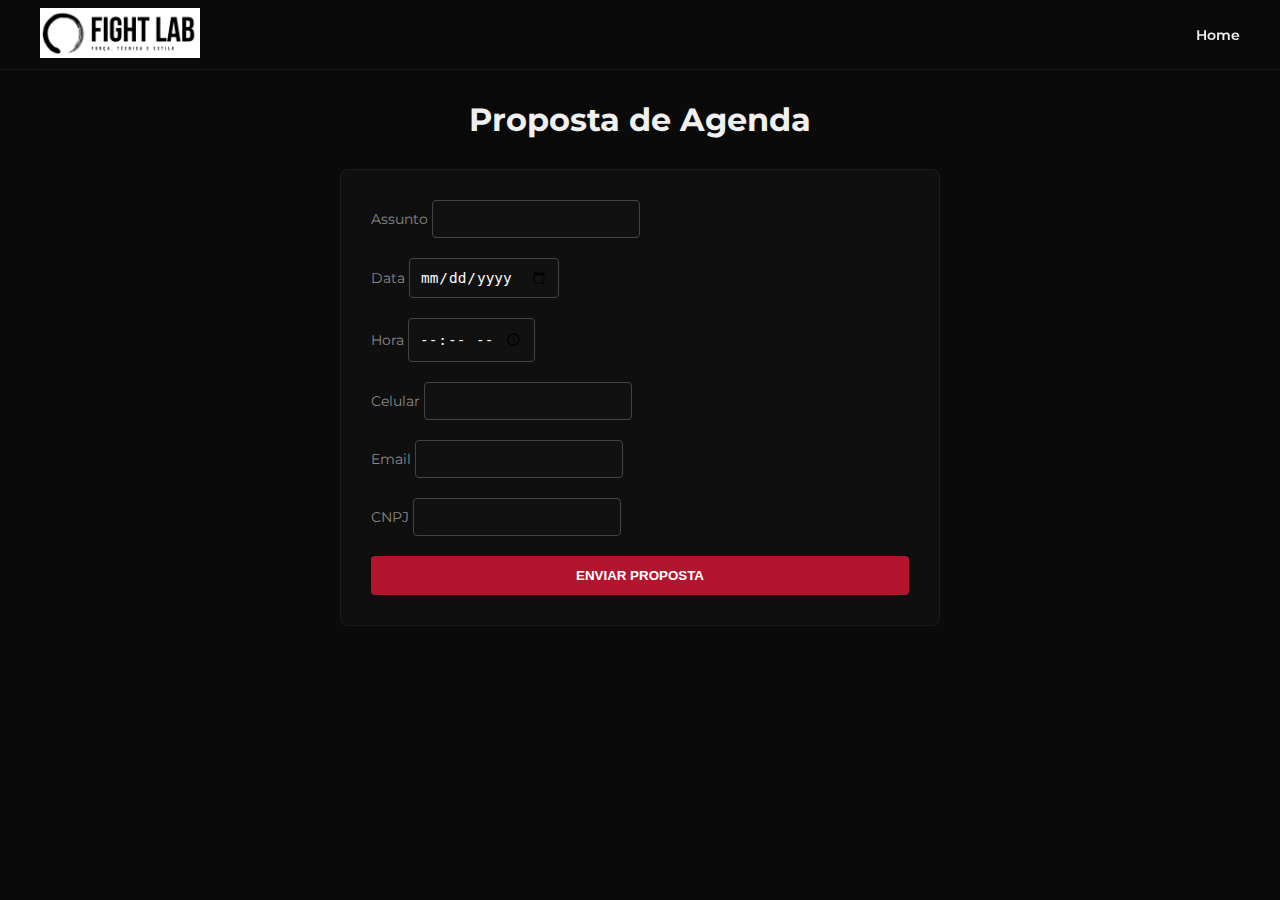
<file: agenda.html>
<!DOCTYPE html>
<html lang="pt-br">
<head>
  <meta charset="UTF-8">
  <meta name="viewport" content="width=device-width, initial-scale=1.0">
  <title>Agenda para Donos de Academia | Fight Lab</title>
  <link rel="preconnect" href="https://fonts.googleapis.com">
  <link rel="preconnect" href="https://fonts.gstatic.com" crossorigin>
  <link href="https://fonts.googleapis.com/css2?family=Montserrat:wght@300;400;600;700;800&display=swap" rel="stylesheet">
  <link href="https://cdnjs.cloudflare.com/ajax/libs/font-awesome/6.4.0/css/all.min.css" rel="stylesheet">
  <style>
    :root {
      --bg-color: #0a0a0a;
      --primary-color: #b3152f;
      --secondary-color: #111111;
      --text-color: #f0f0f0;
      --muted-color: #888888;
      --card-bg: #0f0f0f;
    }
    * {
      margin: 0;
      padding: 0;
      box-sizing: border-box;
    }
    body {
      font-family: 'Montserrat', sans-serif;
      background-color: var(--bg-color);
      color: var(--text-color);
      min-height: 100vh;
    }
    header {
      position: fixed;
      top: 0;
      left: 0;
      right: 0;
      height: 70px;
      display: flex;
      align-items: center;
      justify-content: space-between;
      padding: 0 40px;
      background-color: rgba(10,10,10,0.85);
      backdrop-filter: blur(10px);
      border-bottom: 1px solid rgba(255,255,255,0.05);
      z-index: 1000;
    }
    header .logo img { height: 50px; }
    header nav a {
      margin-left: 20px;
      color: var(--text-color);
      font-size: 0.9rem;
      font-weight: 600;
      text-decoration: none;
    }
    header nav a:hover { color: var(--primary-color); }
    main {
      padding-top: 100px;
      padding-bottom: 60px;
      width: 90%;
      max-width: 600px;
      margin: 0 auto;
    }
    h1 {
      font-size: 2rem;
      margin-bottom: 30px;
      text-align: center;
    }
    form {
      background-color: var(--card-bg);
      border-radius: 8px;
      border: 1px solid rgba(255,255,255,0.05);
      padding: 30px;
      display: flex;
      flex-direction: column;
      gap: 20px;
    }
    label {
      font-size: 0.9rem;
      color: var(--muted-color);
    }
    input, textarea {
      padding: 10px;
      border-radius: 4px;
      background-color: var(--secondary-color);
      border: 1px solid #444444;
      color: #ffffff;
      font-size: 0.9rem;
    }
    input:focus, textarea:focus { outline: none; border-color: var(--primary-color); }
    button {
      padding: 12px 24px;
      border-radius: 4px;
      background-color: var(--primary-color);
      color: #ffffff;
      font-weight: 600;
      text-transform: uppercase;
      cursor: pointer;
      border: none;
      transition: background-color 0.3s ease;
    }
    button:hover { background-color: #931223; }
  </style>
</head>
<body>
  <header>
    <div class="logo">
      <a href="index.html"><img src="assets/logo.png" alt="Fight Lab"></a>
    </div>
    <nav>
      <a href="index.html">Home</a>
    </nav>
  </header>
  <main>
    <h1>Proposta de Agenda</h1>
    <form id="agendaForm">
      <div>
        <label for="subjectInput">Assunto</label>
        <input type="text" id="subjectInput" required>
      </div>
      <div>
        <label for="dateInput">Data</label>
        <input type="date" id="dateInput" required>
      </div>
      <div>
        <label for="timeInput">Hora</label>
        <input type="time" id="timeInput" required>
      </div>
      <div>
        <label for="cellInput">Celular</label>
        <input type="tel" id="cellInput" required>
      </div>
      <div>
        <label for="emailInput">Email</label>
        <input type="email" id="emailInput" required>
      </div>
      <div>
        <label for="cnpjInput">CNPJ</label>
        <input type="text" id="cnpjInput" required>
      </div>
      <button type="button" id="agendaSubmitBtn">Enviar Proposta</button>
    </form>
  </main>
  <script>
    document.getElementById('agendaSubmitBtn').addEventListener('click', function() {
      // gather information
      const subject = document.getElementById('subjectInput').value.trim();
      const date = document.getElementById('dateInput').value;
      const time = document.getElementById('timeInput').value;
      const cell = document.getElementById('cellInput').value.trim();
      const email = document.getElementById('emailInput').value.trim();
      const cnpj = document.getElementById('cnpjInput').value.trim();
      if (!subject || !date || !time || !cell || !email || !cnpj) {
        alert('Por favor, preencha todos os campos.');
        return;
      }
      // build message
      let body = '';
      body += 'Assunto: ' + subject + '\n';
      body += 'Data: ' + date + '\n';
      body += 'Hora: ' + time + '\n';
      body += 'Celular: ' + cell + '\n';
      body += 'Email: ' + email + '\n';
      body += 'CNPJ: ' + cnpj + '\n';
      body += '\nSolicito uma reunião para discutir kimono e customizações para minha academia.';
      const recipients = 'cauesashihara@gmail.com,' + email;
      const subjectLine = 'Proposta de agenda - Dono de academia';
      const mailtoLink = 'mailto:' + encodeURIComponent(recipients) + '?subject=' + encodeURIComponent(subjectLine) + '&body=' + encodeURIComponent(body);
      window.open(mailtoLink, '_blank');
      // open WhatsApp link to Fight Lab
      const waLink = 'https://wa.me/5511979690880?text=' + encodeURIComponent(body);
      window.open(waLink, '_blank');
      alert('Proposta enviada! Aguarde o retorno.');
    });
  </script>
</body>
</html>
</file>
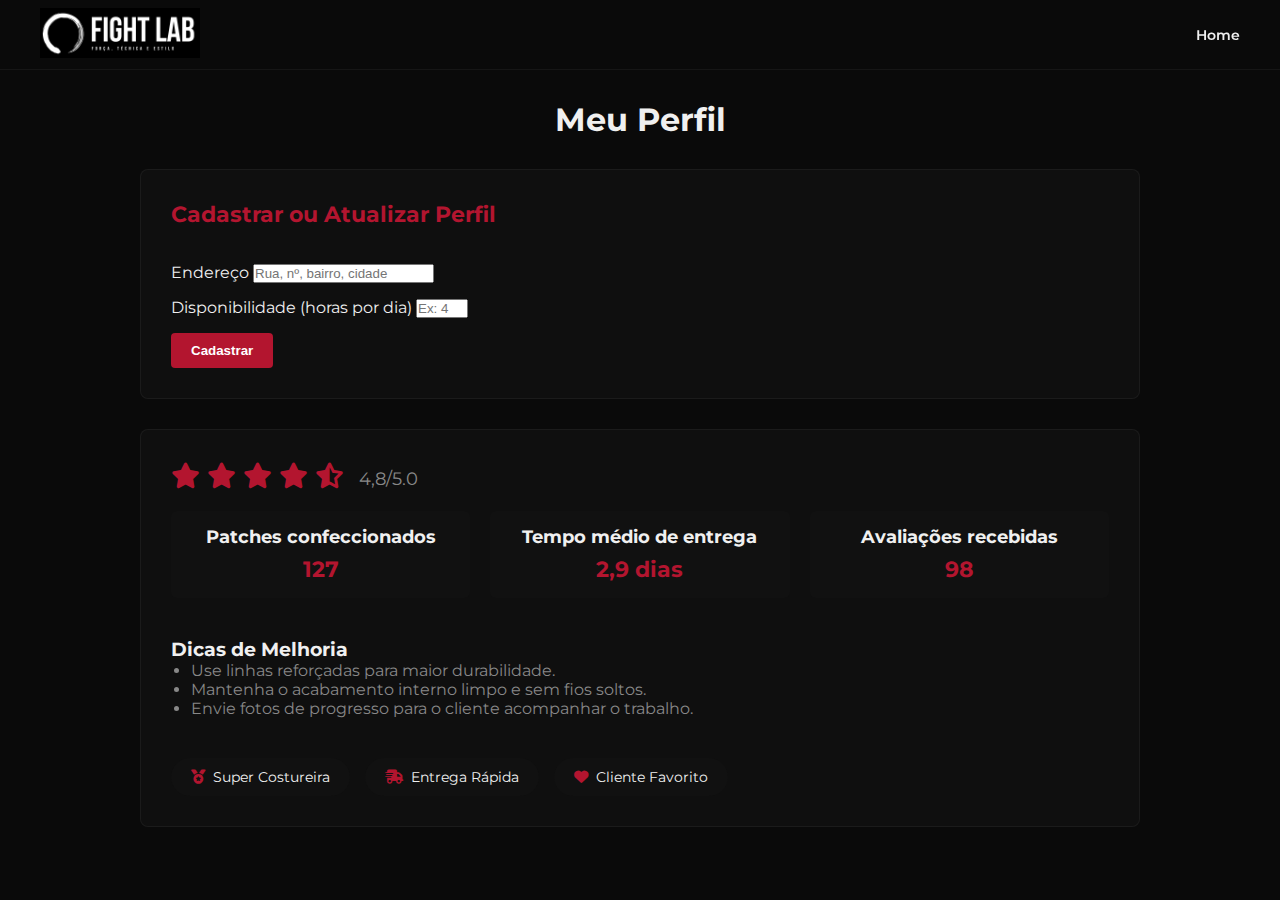
<file: costureira.html>
<!DOCTYPE html>
<html lang="pt-br">
<head>
  <meta charset="UTF-8">
  <meta name="viewport" content="width=device-width, initial-scale=1.0">
  <title>Meu Perfil • Costureira | Fight Lab</title>
  <!-- Google Fonts -->
  <link rel="preconnect" href="https://fonts.googleapis.com">
  <link rel="preconnect" href="https://fonts.gstatic.com" crossorigin>
  <link href="https://fonts.googleapis.com/css2?family=Montserrat:wght@300;400;600;700;800&display=swap" rel="stylesheet">
  <!-- Font Awesome -->
  <link href="https://cdnjs.cloudflare.com/ajax/libs/font-awesome/6.4.0/css/all.min.css" rel="stylesheet">
  <style>
    :root {
      --bg-color: #0a0a0a;
      --primary-color: #b3152f;
      --secondary-color: #111111;
      --text-color: #f0f0f0;
      --muted-color: #888888;
      --card-bg: #0f0f0f;
    }
    * {
      margin: 0;
      padding: 0;
      box-sizing: border-box;
    }
    body {
      font-family: 'Montserrat', sans-serif;
      background-color: var(--bg-color);
      color: var(--text-color);
      min-height: 100vh;
    }
    header {
      position: fixed;
      top: 0;
      left: 0;
      right: 0;
      height: 70px;
      display: flex;
      align-items: center;
      justify-content: space-between;
      padding: 0 40px;
      background-color: rgba(10, 10, 10, 0.85);
      backdrop-filter: blur(10px);
      border-bottom: 1px solid rgba(255,255,255,0.05);
      z-index: 1000;
    }
    header .logo img {
      height: 50px;
      /* inverter cores do logotipo para branco sobre fundo escuro */
      filter: invert(1);
    }
    header nav a {
      margin-left: 20px;
      color: var(--text-color);
      font-size: 0.9rem;
      font-weight: 600;
      text-decoration: none;
    }
    header nav a:hover { color: var(--primary-color); }
    main {
      padding-top: 100px;
      padding-bottom: 60px;
      width: 90%;
      max-width: 1000px;
      margin: 0 auto;
    }
    h1 {
      font-size: 2rem;
      margin-bottom: 30px;
      text-align: center;
    }
    .profile-card {
      background-color: var(--card-bg);
      border-radius: 8px;
      border: 1px solid rgba(255,255,255,0.05);
      padding: 30px;
      display: flex;
      flex-direction: column;
      gap: 20px;
    }
    .rating {
      font-size: 1.6rem;
      color: var(--primary-color);
    }
    .metrics {
      display: flex;
      flex-wrap: wrap;
      gap: 20px;
    }
    .metric-item {
      flex: 1 1 200px;
      background-color: var(--secondary-color);
      border-radius: 6px;
      padding: 15px;
      text-align: center;
    }
    .metric-item h3 {
      font-size: 1.1rem;
      margin-bottom: 8px;
      color: var(--text-color);
    }
    .metric-item p {
      font-size: 1.4rem;
      font-weight: 700;
      color: var(--primary-color);
    }
    .tips, .badges {
      margin-top: 20px;
    }
    .tips ul {
      list-style: disc;
      margin-left: 20px;
      color: var(--muted-color);
    }
    .badges {
      display: flex;
      flex-wrap: wrap;
      gap: 15px;
    }
    .badge {
      background-color: var(--secondary-color);
      border-radius: 50px;
      padding: 10px 20px;
      display: flex;
      align-items: center;
      gap: 8px;
      font-size: 0.9rem;
    }
    .badge i { color: var(--primary-color); }
  </style>
</head>
<body>
  <header>
    <div class="logo">
      <a href="index.html"><img src="assets/logo.png" alt="Fight Lab"></a>
    </div>
    <nav>
      <a href="index.html">Home</a>
    </nav>
  </header>
  <main>
    <h1>Meu Perfil</h1>
    <!-- Cadastro/atualização -->
    <div class="profile-card" style="margin-bottom:30px;">
      <h2 style="font-size:1.4rem; margin-bottom:15px; color: var(--primary-color);">Cadastrar ou Atualizar Perfil</h2>
      <div style="display:flex; flex-direction:column; gap:15px;">
        <div>
          <label for="addressInput">Endereço</label>
          <input type="text" id="addressInput" placeholder="Rua, nº, bairro, cidade">
        </div>
        <div>
          <label for="availabilityInput">Disponibilidade (horas por dia)</label>
          <input type="number" id="availabilityInput" min="1" max="12" placeholder="Ex: 4">
        </div>
        <button style="align-self:flex-start; padding:10px 20px; background-color: var(--primary-color); color:#fff; border:none; border-radius:4px; font-weight:600; cursor:pointer;">Cadastrar</button>
      </div>
    </div>
    <!-- Perfil ativo -->
    <div class="profile-card">
      <div class="rating">
        <span class="fa-solid fa-star"></span>
        <span class="fa-solid fa-star"></span>
        <span class="fa-solid fa-star"></span>
        <span class="fa-solid fa-star"></span>
        <span class="fa-solid fa-star-half-stroke"></span>
        <span style="margin-left:8px; font-size:1.1rem; color: var(--muted-color);">4,8/5.0</span>
      </div>
      <div class="metrics">
        <div class="metric-item">
          <h3>Patches confeccionados</h3>
          <p>127</p>
        </div>
        <div class="metric-item">
          <h3>Tempo médio de entrega</h3>
          <p>2,9 dias</p>
        </div>
        <div class="metric-item">
          <h3>Avaliações recebidas</h3>
          <p>98</p>
        </div>
      </div>
      <div class="tips">
        <h3>Dicas de Melhoria</h3>
        <ul>
          <li>Use linhas reforçadas para maior durabilidade.</li>
          <li>Mantenha o acabamento interno limpo e sem fios soltos.</li>
          <li>Envie fotos de progresso para o cliente acompanhar o trabalho.</li>
        </ul>
      </div>
      <div class="badges">
        <div class="badge"><i class="fa-solid fa-medal"></i> Super Costureira</div>
        <div class="badge"><i class="fa-solid fa-truck-fast"></i> Entrega Rápida</div>
        <div class="badge"><i class="fa-solid fa-heart"></i> Cliente Favorito</div>
      </div>
    </div>
  </main>
</body>
</html>
</file>
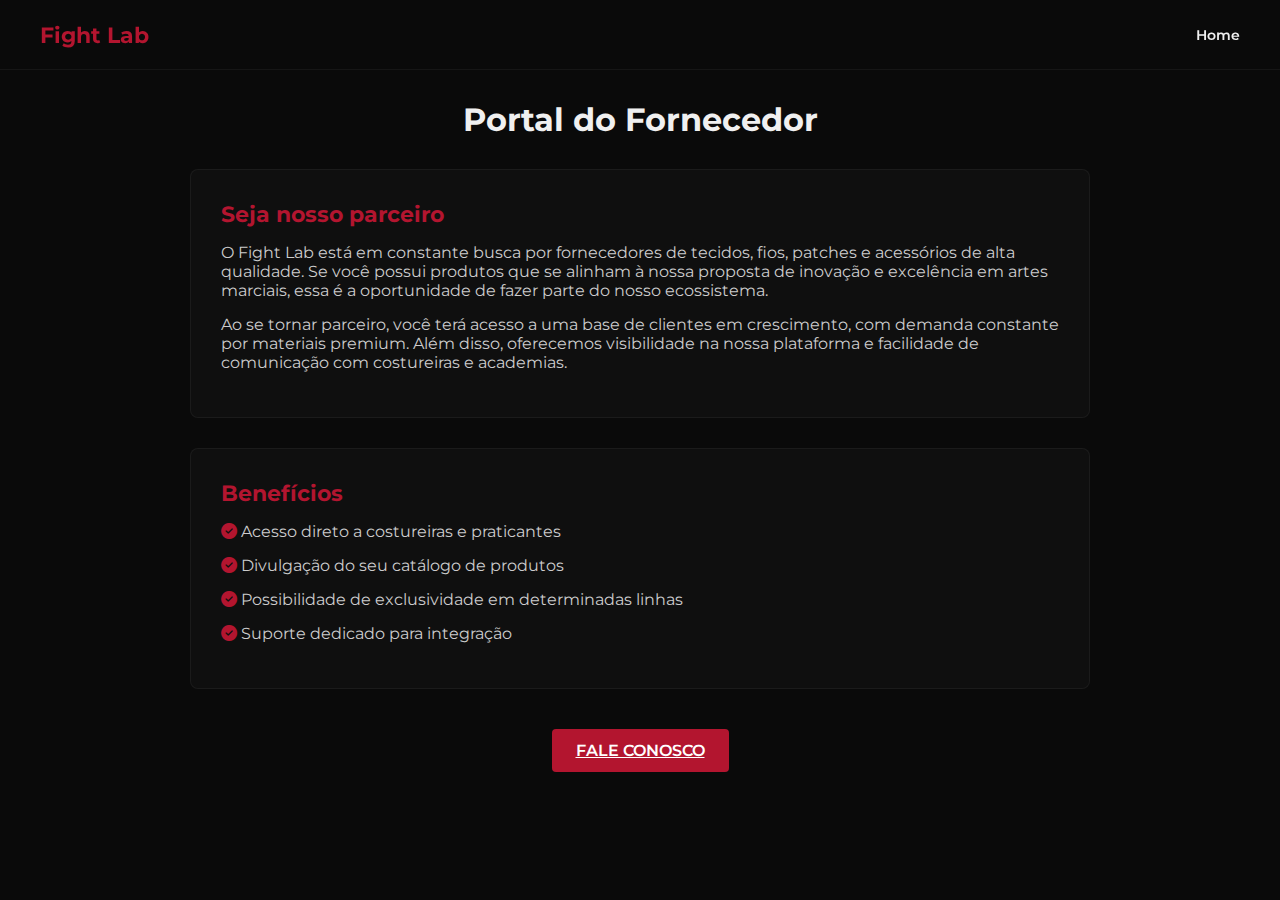
<file: fornecedor.html>
<!DOCTYPE html>
<html lang="pt-br">
<head>
  <meta charset="UTF-8">
  <meta name="viewport" content="width=device-width, initial-scale=1.0">
  <title>Portal do Fornecedor | Fight Lab</title>
  <link rel="preconnect" href="https://fonts.googleapis.com">
  <link rel="preconnect" href="https://fonts.gstatic.com" crossorigin>
  <link href="https://fonts.googleapis.com/css2?family=Montserrat:wght@300;400;600;700;800&display=swap" rel="stylesheet">
  <link href="https://cdnjs.cloudflare.com/ajax/libs/font-awesome/6.4.0/css/all.min.css" rel="stylesheet">
  <style>
    :root {
      --bg-color: #0a0a0a;
      --primary-color: #b3152f;
      --secondary-color: #111111;
      --text-color: #f0f0f0;
      --muted-color: #888888;
      --card-bg: #0f0f0f;
    }
    * {
      margin: 0;
      padding: 0;
      box-sizing: border-box;
    }
    body {
      font-family: 'Montserrat', sans-serif;
      background-color: var(--bg-color);
      color: var(--text-color);
      min-height: 100vh;
    }
    header {
      position: fixed;
      top: 0;
      left: 0;
      right: 0;
      height: 70px;
      display: flex;
      align-items: center;
      justify-content: space-between;
      padding: 0 40px;
      background-color: rgba(10, 10, 10, 0.85);
      backdrop-filter: blur(10px);
      border-bottom: 1px solid rgba(255,255,255,0.05);
      z-index: 1000;
    }
    header .logo img {
      height: 50px;
      /* inverter cores do logotipo para branco sobre fundo escuro */
      filter: invert(1);
    }
    header nav a {
      margin-left: 20px;
      color: var(--text-color);
      font-size: 0.9rem;
      font-weight: 600;
      text-decoration: none;
    }
    header nav a:hover { color: var(--primary-color); }
    main {
      padding-top: 100px;
      padding-bottom: 60px;
      width: 90%;
      max-width: 900px;
      margin: 0 auto;
    }
    h1 {
      font-size: 2rem;
      margin-bottom: 30px;
      text-align: center;
    }
    .info-section {
      background-color: var(--card-bg);
      border-radius: 8px;
      border: 1px solid rgba(255,255,255,0.05);
      padding: 30px;
      margin-bottom: 30px;
    }
    .info-section h2 {
      font-size: 1.4rem;
      margin-bottom: 15px;
      color: var(--primary-color);
    }
    .info-section p {
      color: #cccccc;
      margin-bottom: 15px;
    }
    .cta {
      text-align: center;
      margin-top: 40px;
    }
    .cta a {
      display: inline-block;
      padding: 12px 24px;
      background-color: var(--primary-color);
      color: #ffffff;
      border-radius: 4px;
      font-weight: 600;
      text-transform: uppercase;
      transition: background-color 0.3s ease;
    }
    .cta a:hover { background-color: #931223; }
  </style>
</head>
<body>
  <header>
    <div class="logo">
      <a href="../index.html#" style="color:var(--primary-color); font-weight:700; font-size:1.4rem; text-decoration:none;">Fight&nbsp;Lab</a>
    </div>
    <nav>
      <a href="../index.html#">Home</a>
    </nav>
  </header>
  <main>
    <h1>Portal do Fornecedor</h1>
    <div class="info-section">
      <h2>Seja nosso parceiro</h2>
      <p>O Fight Lab está em constante busca por fornecedores de tecidos, fios, patches e acessórios de alta qualidade. Se você possui produtos que se alinham à nossa proposta de inovação e excelência em artes marciais, essa é a oportunidade de fazer parte do nosso ecossistema.</p>
      <p>Ao se tornar parceiro, você terá acesso a uma base de clientes em crescimento, com demanda constante por materiais premium. Além disso, oferecemos visibilidade na nossa plataforma e facilidade de comunicação com costureiras e academias.</p>
    </div>
    <div class="info-section">
      <h2>Benefícios</h2>
      <p><i class="fa-solid fa-check-circle" style="color: var(--primary-color);"></i> Acesso direto a costureiras e praticantes</p>
      <p><i class="fa-solid fa-check-circle" style="color: var(--primary-color);"></i> Divulgação do seu catálogo de produtos</p>
      <p><i class="fa-solid fa-check-circle" style="color: var(--primary-color);"></i> Possibilidade de exclusividade em determinadas linhas</p>
      <p><i class="fa-solid fa-check-circle" style="color: var(--primary-color);"></i> Suporte dedicado para integração</p>
    </div>
    <div class="cta">
      <a href="https://wa.me/5511979690880?text=Olá,+sou+fornecedor+e+gostaria+de+falar+com+a+Fight+Lab" target="_blank">Fale Conosco</a>
    </div>
  </main>
</body>
</html>
</file>
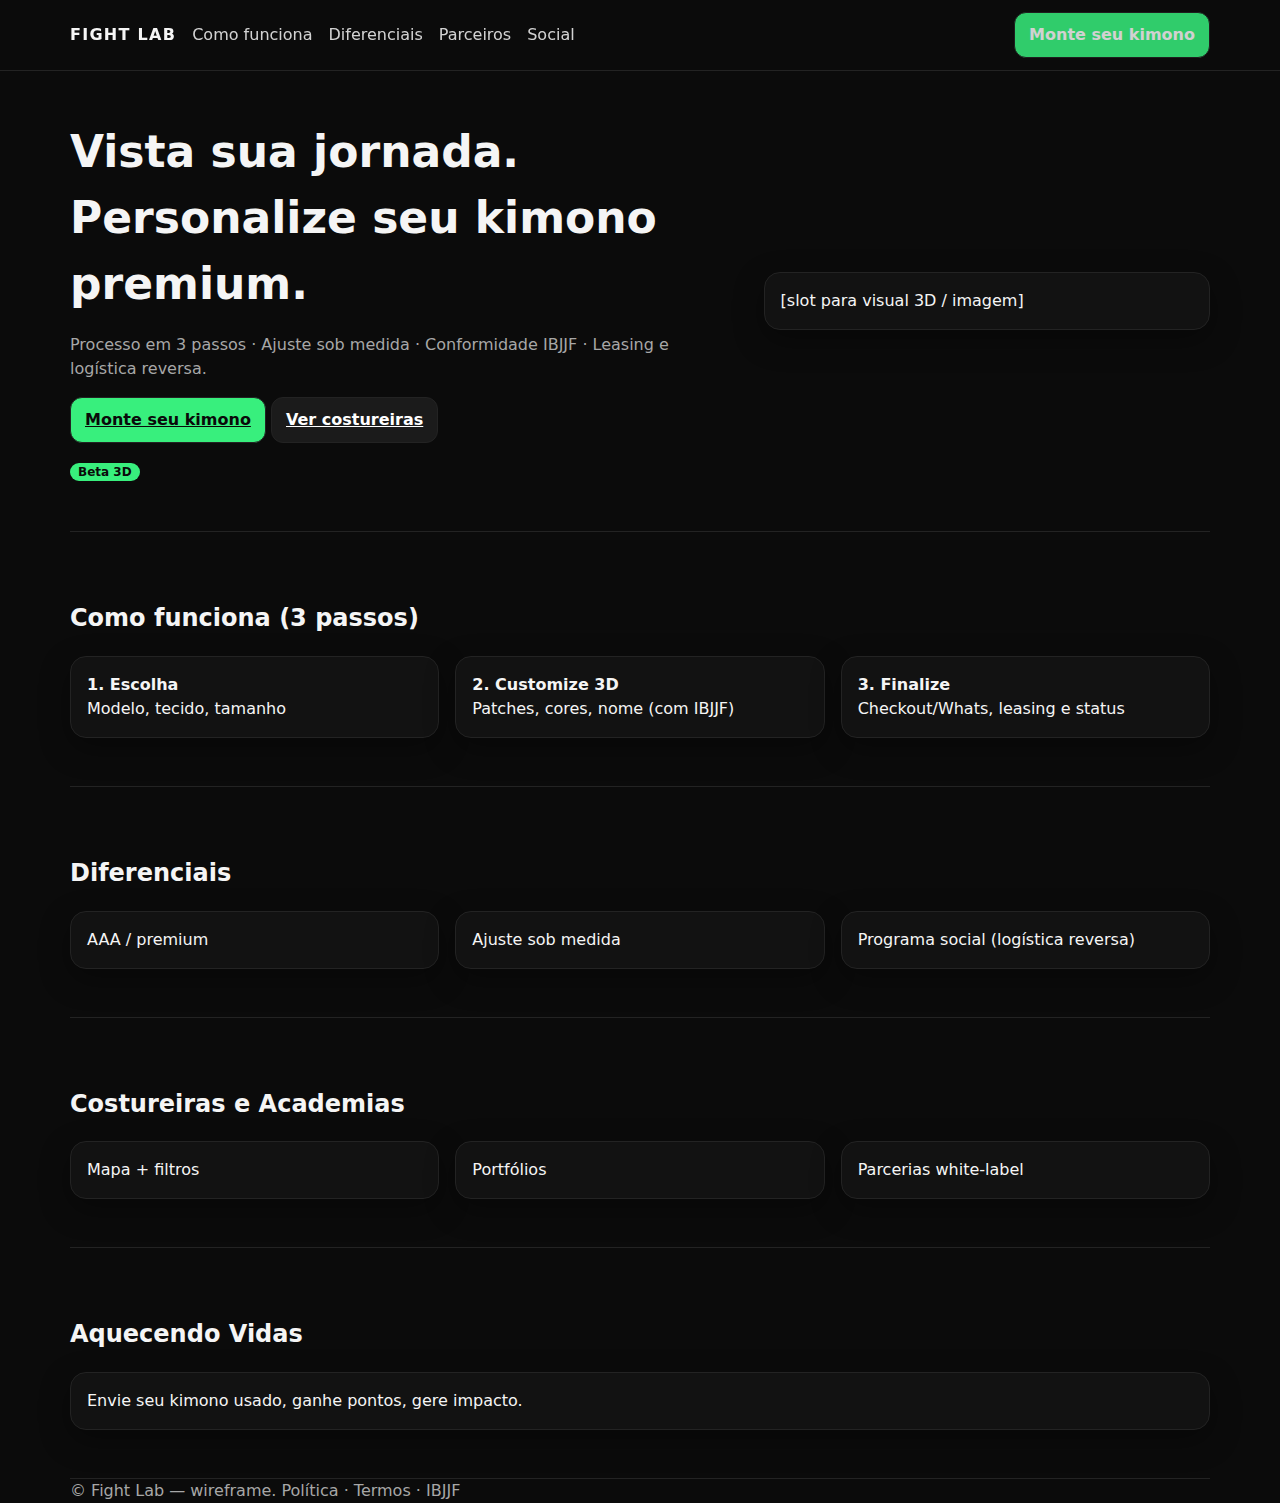
<file: wireframe-home.html>
<!doctype html><html lang="pt-BR">
<meta charset="utf-8"><meta name="viewport" content="width=device-width,initial-scale=1">
<title>Fight Lab — Wireframe Home</title>
<link rel="stylesheet" href="style-tokens.css">
<style>
body{background:var(--bg);color:var(--text);font:400 16px/1.5 var(--font);margin:0}
.container{max-width:1140px;margin:0 auto;padding:0 var(--s2)}
nav{position:sticky;top:0;background:#0c0c0cf2;backdrop-filter:blur(8px);border-bottom:1px solid var(--line);z-index:5}
.navbar{display:flex;align-items:center;gap:var(--s2);padding:var(--s1) 0}
.navbar .logo{font-weight:800;letter-spacing:.08em}
.navbar .spacer{flex:1}
.navbar a{color:var(--text);text-decoration:none;opacity:.85}
.btn{display:inline-flex;align-items:center;gap:8px;border:1px solid var(--line);background:var(--accent);color:#0a0a0a;font-weight:800;border-radius:12px;padding:10px 14px}
.btn.secondary{background:#1b1b1b;color:#fff}
.section{padding:var(--s5) 0;border-bottom:1px solid var(--line)}
.hero{display:grid;grid-template-columns:1.2fr .8fr;gap:var(--s3);align-items:center}
.hero h1{font-size:var(--h1);margin:0 0 var(--s2)}
.hero p{color:var(--muted)}
.grid-3{display:grid;grid-template-columns:repeat(3,1fr);gap:var(--s2)}
.card{background:var(--surface);border:1px solid var(--line);border-radius:var(--r);padding:var(--s2);box-shadow:var(--shadow)}
.badge{font-size:12px;color:#0a0a0a;background:var(--accent);padding:2px 8px;border-radius:999px;font-weight:800}
footer{padding:var(--s4) 0;color:var(--muted)}
@media (max-width:900px){.hero{grid-template-columns:1fr}.grid-3{grid-template-columns:1fr}}
</style>
<nav><div class="container navbar">
  <div class="logo">FIGHT LAB</div>
  <a href="#fluxo">Como funciona</a>
  <a href="#diferenciais">Diferenciais</a>
  <a href="#parceiros">Parceiros</a>
  <a href="#social">Social</a>
  <div class="spacer"></div>
  <a class="btn" href="#">Monte seu kimono</a>
</div></nav>

<main>
<section class="section hero container">
  <div>
    <h1>Vista sua jornada.<br>Personalize seu kimono premium.</h1>
    <p>Processo em 3 passos · Ajuste sob medida · Conformidade IBJJF · Leasing e logística reversa.</p>
    <p>
      <a class="btn" href="#">Monte seu kimono</a>
      <a class="btn secondary" href="#">Ver costureiras</a>
    </p>
    <small class="badge">Beta 3D</small>
  </div>
  <div class="card">[slot para visual 3D / imagem]</div>
</section>

<section id="fluxo" class="section container">
  <h2>Como funciona (3 passos)</h2>
  <div class="grid-3">
    <div class="card"><b>1. Escolha</b><br>Modelo, tecido, tamanho</div>
    <div class="card"><b>2. Customize 3D</b><br>Patches, cores, nome (com IBJJF)</div>
    <div class="card"><b>3. Finalize</b><br>Checkout/Whats, leasing e status</div>
  </div>
</section>

<section id="diferenciais" class="section container">
  <h2>Diferenciais</h2>
  <div class="grid-3">
    <div class="card">AAA / premium</div>
    <div class="card">Ajuste sob medida</div>
    <div class="card">Programa social (logística reversa)</div>
  </div>
</section>

<section id="parceiros" class="section container">
  <h2>Costureiras e Academias</h2>
  <div class="grid-3">
    <div class="card">Mapa + filtros</div>
    <div class="card">Portfólios</div>
    <div class="card">Parcerias white‑label</div>
  </div>
</section>

<section id="social" class="section container">
  <h2>Aquecendo Vidas</h2>
  <div class="card">Envie seu kimono usado, ganhe pontos, gere impacto.</div>
</section>
</main>

<footer class="container">© Fight Lab — wireframe. Política · Termos · IBJJF</footer>
</html>
</file>
<file: style-tokens.css>
:root{
  /* cores */
  --bg:#0b0b0b; --surface:#121212; --line:#232323;
  --text:#f5f5f5; --muted:#a7a7a7;
  --accent:#38ef7d; /* Fight Lab green */
  --accent-2:#00a884; /* Whats style */
  --danger:#ff4d4f; --warning:#fbbf24;

  /* tipografia */
  --font: 'Inter', system-ui, -apple-system, Segoe UI, Roboto, Arial;
  --h1: clamp(28px, 3.6vw, 44px);
  --h2: clamp(22px, 2.6vw, 32px);
  --p: 16px; --small: 13px;

  /* espaçamento (8pt grid) */
  --s-1:4px; --s0:8px; --s1:12px; --s2:16px; --s3:24px; --s4:32px; --s5:48px;

  /* raios e sombras */
  --r:16px; --r-sm:10px;
  --shadow: 0 10px 30px rgba(0,0,0,.35);
}
</file>
